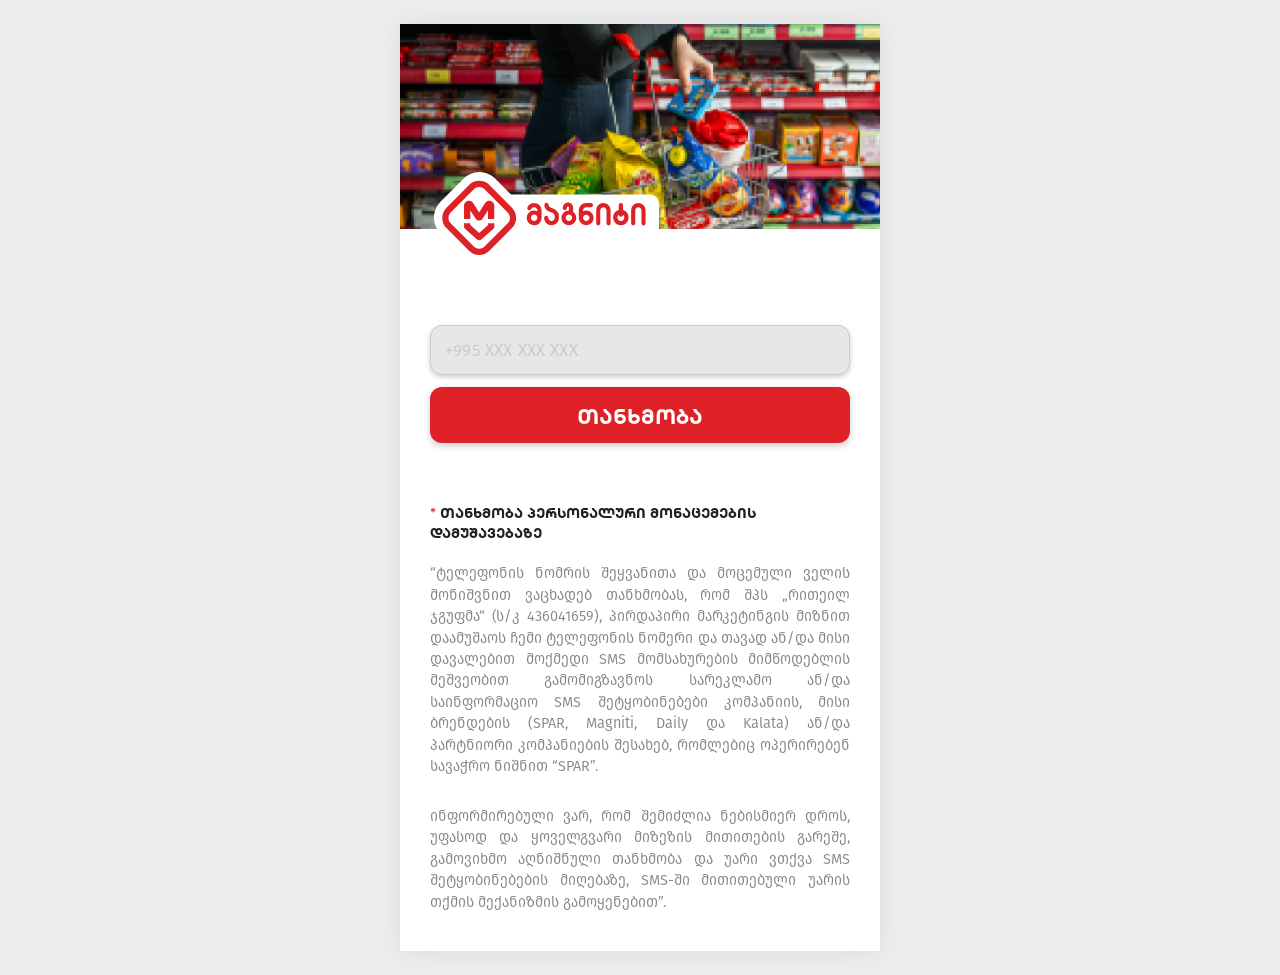
<file: index.html>
<!doctype html>
<html lang="ka">
  <head>
    <meta charset="UTF-8" />
    <meta name="viewport" content="width=device-width, initial-scale=1.0" />
    <meta name="theme-color" content="#e21e2a" />
    <title>მაგნიტი | SMS თანხმობა</title>
    <link rel="stylesheet" href="styles.css" />
  </head>
  <body>
    <main class="page-shell">
      <section class="hero" aria-label="მაგნიტი">
        <div class="hero-crop" aria-hidden="true">
          <img class="hero-image" src="Magniti/SVG/Asset 1.png" alt="" />
        </div>
        <a class="brand" href="/" aria-label="მაგნიტი, მთავარი გვერდი">
          <img src="Magniti/SVG/logo.svg" alt="მაგნიტი" />
        </a>
      </section>

      <section class="signup-panel" aria-labelledby="signup-title">
        <div class="form-wrap">
          <form id="signup-form" novalidate>
            <label class="website-field" aria-hidden="true">
              Website
              <input id="website" name="website" type="text" tabindex="-1" autocomplete="off" />
            </label>
            <div class="phone-field">
              <input id="phone" name="phone" type="tel" inputmode="numeric" autocomplete="tel" placeholder="+995 XXX XXX XXX" maxlength="16" aria-describedby="phone-error" required />
            </div>
            <p class="field-error" id="phone-error" role="alert"></p>
            <button class="submit-button" type="submit">თანხმობა</button>
            <div class="consent-copy">
              <h2 id="signup-title"><span aria-hidden="true">*</span> თანხმობა პერსონალური მონაცემების დამუშავებაზე</h2>
              <p>“ტელეფონის ნომრის შეყვანითა და მოცემული ველის მონიშვნით ვაცხადებ თანხმობას, რომ შპს „რითეილ ჯგუფმა“ (ს/კ 436041659), პირდაპირი მარკეტინგის მიზნით დაამუშაოს ჩემი ტელეფონის ნომერი და თავად ან/და მისი დავალებით მოქმედი SMS მომსახურების მიმწოდებლის მეშვეობით გამომიგზავნოს სარეკლამო ან/და საინფორმაციო SMS შეტყობინებები კომპანიის, მისი ბრენდების (SPAR, Magniti, Daily და Kalata) ან/და პარტნიორი კომპანიების შესახებ, რომლებიც ოპერირებენ სავაჭრო ნიშნით “SPAR”.</p>
              <p>ინფორმირებული ვარ, რომ შემიძლია ნებისმიერ დროს, უფასოდ და ყოველგვარი მიზეზის მითითების გარეშე, გამოვიხმო აღნიშნული თანხმობა და უარი ვთქვა SMS შეტყობინებების მიღებაზე, SMS-ში მითითებული უარის თქმის მექანიზმის გამოყენებით”.</p>
            </div>
          </form>
          <div class="success-state" id="success-state" hidden>
            <div class="success-icon">✓</div>
            <h2>მადლობა!</h2>
            <p>შენი ნომერი წარმატებით დაემატა. კარგი ამბები მალე შენამდე მოვა.</p>
            <button type="button" class="reset-button" id="reset-form">სხვა ნომრის დამატება</button>
          </div>
        </div>
      </section>
      <footer id="terms">© 2026 მაგნიტი · შენი ყოველდღიური არჩევანი</footer>
    </main>
    <script src="script.js"></script>
  </body>
</html>
</file>
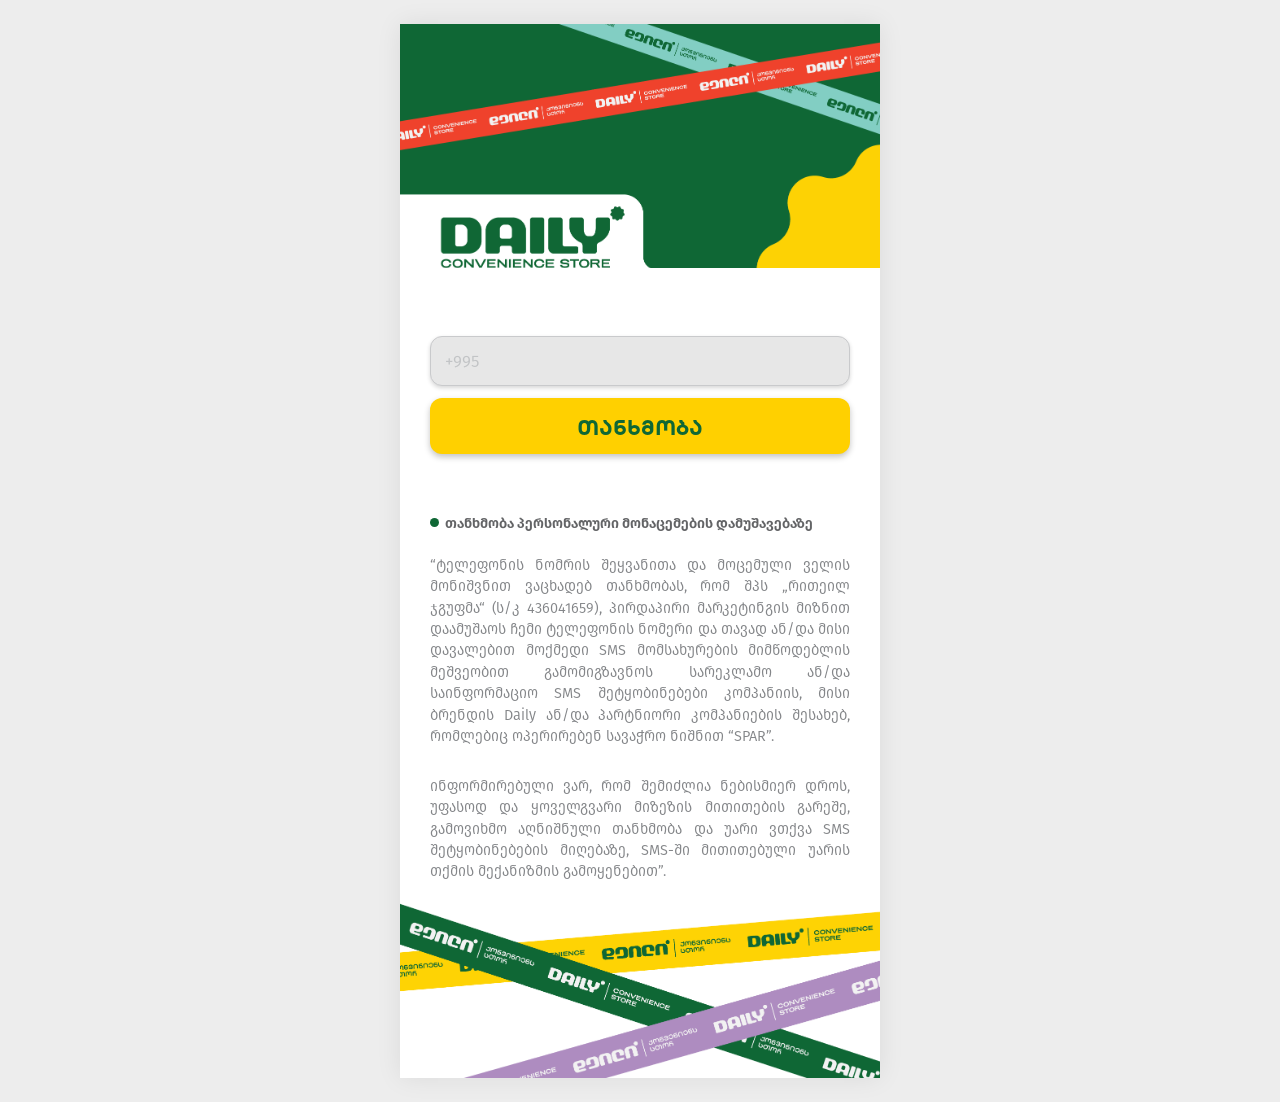
<file: daily/index.html>
<!doctype html>
<html lang="ka">
  <head>
    <meta charset="UTF-8" />
    <meta name="viewport" content="width=device-width, initial-scale=1.0" />
    <meta name="theme-color" content="#0f6735" />
    <meta name="description" content="Daily-ის SMS შეთავაზებების მიღებაზე თანხმობა." />
    <title>Daily | SMS თანხმობა</title>
    <link rel="stylesheet" href="/daily/styles.css" />
  </head>
  <body data-brand="daily">
    <main class="page-shell">
      <header class="hero" aria-label="Daily Convenience Store">
        <h1 class="sr-only">Daily Convenience Store</h1>
      </header>

      <section class="signup-panel" aria-labelledby="signup-title">
        <div class="form-wrap">
          <form id="signup-form" novalidate>
            <label class="website-field" aria-hidden="true">
              Website
              <input id="website" name="website" type="text" tabindex="-1" autocomplete="off" />
            </label>

            <label class="sr-only" for="phone">მობილური ტელეფონის ნომერი</label>
            <div class="phone-field">
              <input
                id="phone"
                name="phone"
                type="tel"
                inputmode="numeric"
                autocomplete="tel"
                placeholder="+995"
                maxlength="16"
                aria-describedby="phone-error"
                required
              />
            </div>
            <p class="field-error" id="phone-error" role="alert"></p>

            <button class="submit-button" type="submit">თანხმობა</button>

            <div class="consent-copy" aria-labelledby="signup-title">
              <h2 id="signup-title"><span class="consent-mark" aria-hidden="true"></span>თანხმობა პერსონალური მონაცემების დამუშავებაზე</h2>
              <p>“ტელეფონის ნომრის შეყვანითა და მოცემული ველის მონიშვნით ვაცხადებ თანხმობას, რომ შპს „რითეილ ჯგუფმა“ (ს/კ 436041659), პირდაპირი მარკეტინგის მიზნით დაამუშაოს ჩემი ტელეფონის ნომერი და თავად ან/და მისი დავალებით მოქმედი SMS მომსახურების მიმწოდებლის მეშვეობით გამომიგზავნოს სარეკლამო ან/და საინფორმაციო SMS შეტყობინებები კომპანიის, მისი ბრენდის Daily ან/და პარტნიორი კომპანიების შესახებ, რომლებიც ოპერირებენ სავაჭრო ნიშნით “SPAR”.</p>
              <p>ინფორმირებული ვარ, რომ შემიძლია ნებისმიერ დროს, უფასოდ და ყოველგვარი მიზეზის მითითების გარეშე, გამოვიხმო აღნიშნული თანხმობა და უარი ვთქვა SMS შეტყობინებების მიღებაზე, SMS-ში მითითებული უარის თქმის მექანიზმის გამოყენებით”.</p>
            </div>
          </form>

          <div class="success-state" id="success-state" hidden>
            <div class="success-icon" aria-hidden="true">✓</div>
            <h2>მადლობა!</h2>
            <p>შენი ნომერი წარმატებით დაემატა. კარგი ამბები მალე შენამდე მოვა.</p>
            <button type="button" class="reset-button" id="reset-form">სხვა ნომრის დამატება</button>
          </div>
        </div>
      </section>

      <div class="footer-art" aria-hidden="true"></div>
    </main>

    <script src="/script.js"></script>
  </body>
</html>
</file>
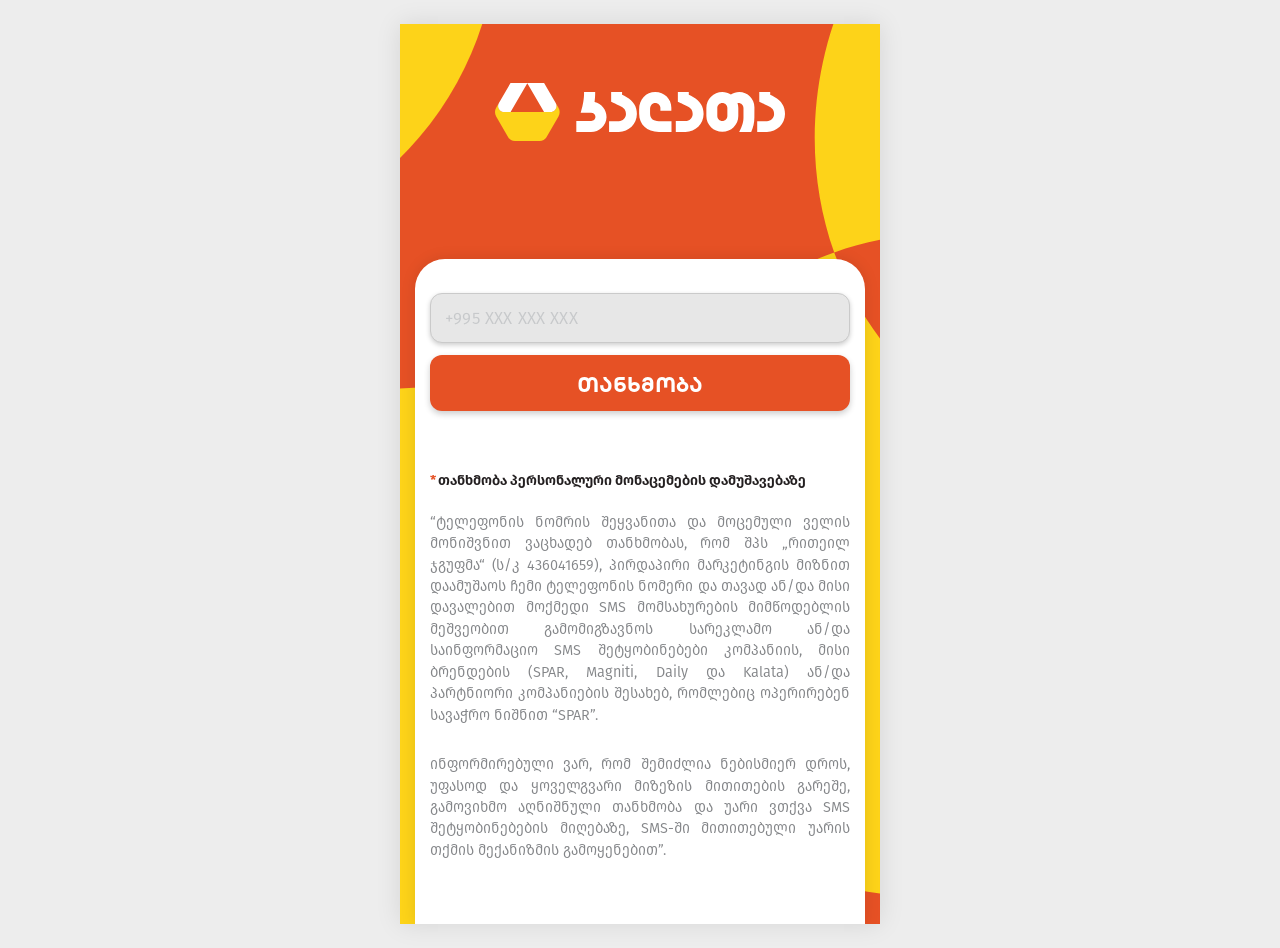
<file: kalata/index.html>
<!doctype html>
<html lang="ka">
  <head>
    <meta charset="UTF-8" />
    <meta name="viewport" content="width=device-width, initial-scale=1.0" />
    <meta name="theme-color" content="#e65125" />
    <title>კალათა | SMS თანხმობა</title>
    <link rel="stylesheet" href="/kalata/styles.css" />
  </head>
  <body data-brand="kalata">
    <main class="page-shell">
      <h1 class="sr-only">კალათა — SMS შეტყობინებების თანხმობა</h1>

      <header class="brand-header">
        <a class="brand" href="/kalata" aria-label="კალათა, მთავარი გვერდი">
          <img src="/Kalata%20assets/Logo.svg" alt="კალათა" />
        </a>
      </header>

      <section class="signup-panel" aria-labelledby="signup-title">
        <div class="form-wrap">
          <form id="signup-form" novalidate>
            <label class="website-field" aria-hidden="true">
              Website
              <input id="website" name="website" type="text" tabindex="-1" autocomplete="off" />
            </label>

            <label class="sr-only" for="phone">მობილურის ნომერი</label>
            <div class="phone-field">
              <input
                id="phone"
                name="phone"
                type="tel"
                inputmode="numeric"
                autocomplete="tel"
                placeholder="+995 XXX XXX XXX"
                maxlength="16"
                aria-describedby="phone-error"
                required
              />
            </div>
            <p class="field-error" id="phone-error" role="alert"></p>

            <button class="submit-button" type="submit">თანხმობა</button>

            <div class="consent-copy">
              <h2 id="signup-title"><span aria-hidden="true">*</span>თანხმობა პერსონალური მონაცემების დამუშავებაზე</h2>
              <p>“ტელეფონის ნომრის შეყვანითა და მოცემული ველის მონიშვნით ვაცხადებ თანხმობას, რომ შპს „რითეილ ჯგუფმა“ (ს/კ 436041659), პირდაპირი მარკეტინგის მიზნით დაამუშაოს ჩემი ტელეფონის ნომერი და თავად ან/და მისი დავალებით მოქმედი SMS მომსახურების მიმწოდებლის მეშვეობით გამომიგზავნოს სარეკლამო ან/და საინფორმაციო SMS შეტყობინებები კომპანიის, მისი ბრენდების (SPAR, Magniti, Daily და Kalata) ან/და პარტნიორი კომპანიების შესახებ, რომლებიც ოპერირებენ სავაჭრო ნიშნით “SPAR”.</p>
              <p>ინფორმირებული ვარ, რომ შემიძლია ნებისმიერ დროს, უფასოდ და ყოველგვარი მიზეზის მითითების გარეშე, გამოვიხმო აღნიშნული თანხმობა და უარი ვთქვა SMS შეტყობინებების მიღებაზე, SMS-ში მითითებული უარის თქმის მექანიზმის გამოყენებით”.</p>
            </div>
          </form>

          <div class="success-state" id="success-state" hidden>
            <div class="success-icon" aria-hidden="true">✓</div>
            <h2>მადლობა!</h2>
            <p>შენი ნომერი წარმატებით დაემატა. კარგი ამბები მალე შენამდე მოვა.</p>
            <button type="button" class="reset-button" id="reset-form">სხვა ნომრის დამატება</button>
          </div>
        </div>
      </section>
    </main>

    <script src="/script.js"></script>
  </body>
</html>
</file>
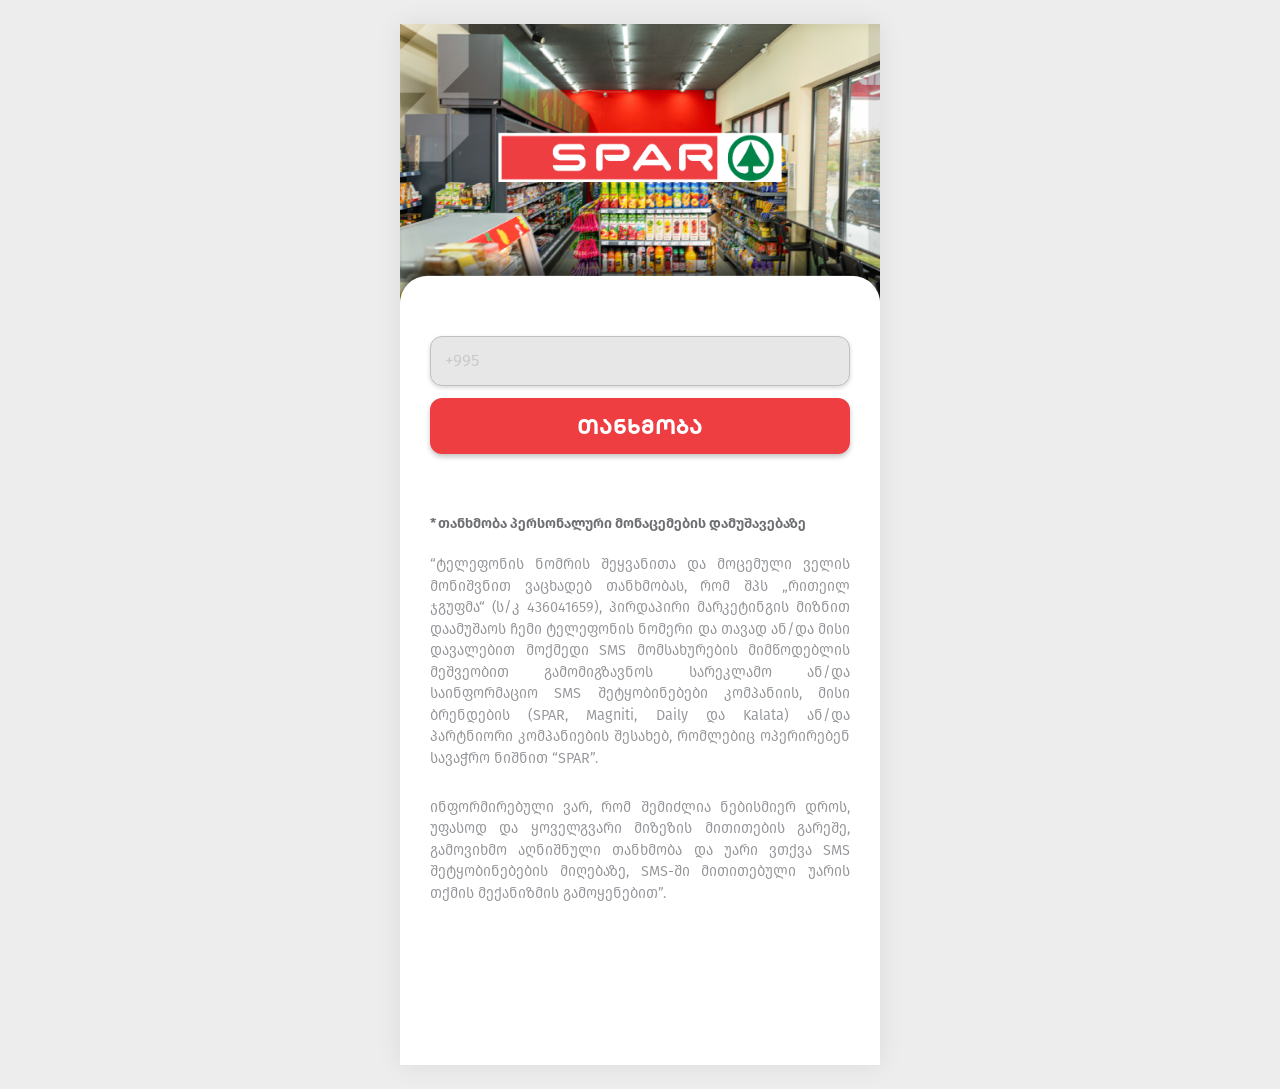
<file: spar/index.html>
<!doctype html>
<html lang="ka">
  <head>
    <meta charset="UTF-8" />
    <meta name="viewport" content="width=device-width, initial-scale=1.0" />
    <meta name="theme-color" content="#ef3e42" />
    <title>SPAR | SMS თანხმობა</title>
    <link rel="stylesheet" href="/spar/styles.css" />
  </head>
  <body data-brand="spar">
    <main class="page-shell">
      <header class="hero" aria-label="SPAR">
        <img
          class="hero-reference"
          src="/Spar%20-%20assets/spar%20web.png"
          alt=""
          aria-hidden="true"
        />
        <h1 class="visually-hidden">SPAR</h1>
      </header>

      <section class="signup-panel" aria-labelledby="signup-title">
        <div class="form-wrap">
          <form id="signup-form" novalidate>
            <label class="website-field" aria-hidden="true">
              Website
              <input
                id="website"
                name="website"
                type="text"
                tabindex="-1"
                autocomplete="off"
              />
            </label>

            <label class="visually-hidden" for="phone">მობილური ტელეფონის ნომერი</label>
            <div class="phone-field">
              <input
                id="phone"
                name="phone"
                type="tel"
                inputmode="numeric"
                autocomplete="tel"
                placeholder="+995"
                maxlength="16"
                aria-describedby="phone-error"
                required
              />
            </div>
            <p class="field-error" id="phone-error" role="alert"></p>

            <button class="submit-button" type="submit">თანხმობა</button>

            <div class="consent-copy">
              <h2 id="signup-title"><span aria-hidden="true">*</span>თანხმობა პერსონალური მონაცემების დამუშავებაზე</h2>
              <p>“ტელეფონის ნომრის შეყვანითა და მოცემული ველის მონიშვნით ვაცხადებ თანხმობას, რომ შპს „რითეილ ჯგუფმა“ (ს/კ 436041659), პირდაპირი მარკეტინგის მიზნით დაამუშაოს ჩემი ტელეფონის ნომერი და თავად ან/და მისი დავალებით მოქმედი SMS მომსახურების მიმწოდებლის მეშვეობით გამომიგზავნოს სარეკლამო ან/და საინფორმაციო SMS შეტყობინებები კომპანიის, მისი ბრენდების (SPAR, Magniti, Daily და Kalata) ან/და პარტნიორი კომპანიების შესახებ, რომლებიც ოპერირებენ სავაჭრო ნიშნით “SPAR”.</p>
              <p>ინფორმირებული ვარ, რომ შემიძლია ნებისმიერ დროს, უფასოდ და ყოველგვარი მიზეზის მითითების გარეშე, გამოვიხმო აღნიშნული თანხმობა და უარი ვთქვა SMS შეტყობინებების მიღებაზე, SMS-ში მითითებული უარის თქმის მექანიზმის გამოყენებით”.</p>
            </div>
          </form>

          <div class="success-state" id="success-state" hidden>
            <div class="success-icon" aria-hidden="true">✓</div>
            <h2>მადლობა!</h2>
            <p>შენი ნომერი წარმატებით დაემატა. SPAR-ის კარგი ამბები მალე შენამდე მოვა.</p>
            <button type="button" class="reset-button" id="reset-form">სხვა ნომრის დამატება</button>
          </div>
        </div>
      </section>
    </main>

    <script src="/script.js"></script>
  </body>
</html>
</file>
<file: styles.css>
@font-face {
  font-family: "FiraGO Book";
  src: url("Magniti/SVG/New folder/FiraGO-Book.otf") format("opentype");
  font-style: normal;
  font-weight: 400;
  font-display: swap;
}

@font-face {
  font-family: "Archi";
  src: url("archi_mt_test3-Bold.otf") format("opentype");
  font-style: normal;
  font-weight: 700;
  font-display: swap;
}

:root {
  --red: #de2127;
  --ink: #231f20;
  --muted: #848689;
}

* {
  box-sizing: border-box;
}

html {
  min-width: 280px;
  background: #fff;
}

body {
  min-width: 280px;
  min-height: 100vh;
  margin: 0;
  color: var(--ink);
  background: #fff;
  font-family: "FiraGO Book", "FiraGO", sans-serif;
}

button,
input {
  font: inherit;
}

.page-shell {
  position: relative;
  width: min(100%, 480px);
  margin: 0 auto;
  overflow: hidden;
  background: #fff;
}

.hero {
  position: relative;
  z-index: 1;
  width: 100%;
  height: clamp(165px, 45.8vw, 205px);
}

.hero-crop {
  position: absolute;
  inset: 0;
  overflow: hidden;
}

.hero-image {
  position: absolute;
  top: -22%;
  left: -7.5%;
  display: block;
  width: 115%;
  max-width: none;
  height: auto;
}

.brand {
  position: absolute;
  z-index: 2;
  top: 72%;
  left: 7%;
  display: block;
  width: 47%;
}

.brand img {
  display: block;
  width: 100%;
  height: auto;
}

.signup-panel {
  position: relative;
  width: 100%;
  padding: clamp(76px, 20vw, 96px) clamp(20px, 6.2vw, 30px) clamp(28px, 7vw, 38px);
  background: #fff;
}

.form-wrap,
#signup-form {
  position: relative;
  width: 100%;
}

.website-field {
  position: absolute;
  width: 1px;
  height: 1px;
  overflow: hidden;
  clip-path: inset(50%);
  white-space: nowrap;
}

.phone-field {
  width: 100%;
  height: clamp(44px, 11.7vw, 50px);
  overflow: hidden;
  border: 1px solid #ccc;
  border-radius: 12px;
  background: #e7e7e7;
  box-shadow: 0 2px 5px rgba(0, 0, 0, 0.2);
}

.phone-field:focus-within {
  border-color: #a9a9a9;
  box-shadow: 0 2px 5px rgba(0, 0, 0, 0.2), 0 0 0 2px rgba(222, 33, 39, 0.13);
}

input[type="tel"] {
  width: 100%;
  height: 100%;
  padding: 0 14px;
  border: 0;
  outline: 0;
  color: #5f6062;
  background: transparent;
  font-family: "FiraGO Book", "FiraGO", sans-serif;
  font-size: clamp(14px, 3.8vw, 17px);
  line-height: 1;
  letter-spacing: 0.01em;
}

input::placeholder {
  color: #c7c9cb;
  opacity: 1;
}

.field-error {
  margin: 7px 2px 0;
  color: var(--red);
  font-size: clamp(10px, 2.8vw, 12px);
  line-height: 1.3;
}

.field-error:empty {
  display: none;
}

.submit-button {
  width: 100%;
  height: clamp(48px, 13vw, 56px);
  margin: 12px 0 0;
  padding: 1px 20px 0;
  border: 0;
  border-radius: 12px;
  outline: 0;
  color: #fff;
  background: var(--red);
  box-shadow: 0 3px 7px rgba(0, 0, 0, 0.2);
  font-family: "Archi", "FiraGO", sans-serif;
  font-size: clamp(17px, 4.7vw, 21px);
  font-weight: 700;
  line-height: 1;
  cursor: pointer;
}

.submit-button:focus-visible {
  box-shadow: 0 0 0 2px #fff, 0 0 0 4px var(--red);
}

.submit-button:active {
  transform: translateY(1px);
}

.submit-button:disabled {
  opacity: 0.72;
  cursor: wait;
  transform: none;
}

.consent-copy {
  width: 100%;
  margin-top: clamp(46px, 12.5vw, 60px);
}

.consent-copy h2 {
  margin: 0 0 clamp(16px, 4.5vw, 21px);
  font-family: "Archi", "FiraGO", sans-serif;
  font-size: clamp(12px, 3.25vw, 14px);
  font-weight: 700;
  line-height: 1.4;
}

.consent-copy h2 span {
  color: var(--red);
}

.consent-copy p {
  margin: 0 0 clamp(22px, 6vw, 28px);
  color: var(--muted);
  font-size: clamp(12.5px, 3.42vw, 14.5px);
  line-height: 1.48;
  text-align: justify;
  text-justify: inter-word;
}

.consent-copy p:last-child {
  margin-bottom: 0;
}

.success-state {
  width: 100%;
  padding: 10px 0 34px;
  color: var(--ink);
  text-align: center;
}

.success-state[hidden],
#signup-form[hidden] {
  display: none;
}

.success-icon {
  display: grid;
  width: 54px;
  height: 54px;
  margin: 0 auto 16px;
  place-items: center;
  border-radius: 50%;
  color: #fff;
  background: var(--red);
  font-family: sans-serif;
  font-size: 28px;
}

.success-state h2 {
  margin: 0 0 10px;
  font-family: "Archi", "FiraGO", sans-serif;
  font-size: 26px;
}

.success-state p {
  max-width: 330px;
  margin: 0 auto;
  color: var(--muted);
  font-size: 14px;
  line-height: 1.5;
}

.reset-button {
  margin-top: 22px;
  padding: 12px 18px;
  border: 0;
  border-radius: 10px;
  color: #fff;
  background: var(--red);
  font-family: "Archi", "FiraGO", sans-serif;
  cursor: pointer;
}

footer {
  display: none;
}

@media (max-width: 340px) {
  .signup-panel {
    padding-right: 16px;
    padding-left: 16px;
  }

  .consent-copy h2 {
    font-size: 11.5px;
  }

  .consent-copy p {
    font-size: 12.2px;
  }
}

@media (min-width: 520px) {
  html,
  body {
    background: #ededed;
  }

  body {
    padding: 24px 0;
  }

  .page-shell {
    box-shadow: 0 0 24px rgba(0, 0, 0, 0.08);
  }
}

@media (prefers-reduced-motion: reduce) {
  * {
    scroll-behavior: auto !important;
  }
}
</file>
<file: daily/styles.css>
@font-face {
  font-family: "FiraGO Book";
  src: url("/Magniti/SVG/New folder/FiraGO-Book.otf") format("opentype");
  font-style: normal;
  font-weight: 400;
  font-display: swap;
}

@font-face {
  font-family: "FiraGO SemiBold";
  src: url("/Magniti/SVG/New%20folder/FiraGO-SemiBold.ttf") format("truetype");
  font-style: normal;
  font-weight: 600;
  font-display: swap;
}

@font-face {
  font-family: "Archi";
  src: url("/archi_mt_test3-Bold.otf") format("opentype");
  font-style: normal;
  font-weight: 700;
  font-display: swap;
}

:root {
  --daily-green: #0f6735;
  --daily-yellow: #ffd000;
  --muted: #848689;
  --page-gutter: clamp(20px, 6.2vw, 30px);
}

* {
  box-sizing: border-box;
}

html {
  min-width: 280px;
  background: #fff;
}

body {
  min-width: 280px;
  min-height: 100vh;
  margin: 0;
  color: #636466;
  background: #fff;
  font-family: "FiraGO Book", "FiraGO", sans-serif;
}

button,
input {
  font: inherit;
}

.page-shell {
  width: min(100%, 480px);
  min-height: 100vh;
  margin: 0 auto;
  overflow: hidden;
  background: #fff;
}

.hero {
  width: 100%;
  height: clamp(143px, 50.9vw, 244px);
  margin: 0;
  background-image: url("/Daily assets/daily web.png");
  background-repeat: no-repeat;
  background-position: top center;
  background-size: 100% auto;
}

.signup-panel {
  position: relative;
  width: 100%;
  padding: clamp(40px, 14.15vw, 68px) var(--page-gutter) 0;
  background: #fff;
}

.form-wrap,
#signup-form {
  position: relative;
  width: 100%;
}

.sr-only,
.website-field {
  position: absolute !important;
  width: 1px !important;
  height: 1px !important;
  padding: 0 !important;
  margin: -1px !important;
  overflow: hidden !important;
  clip: rect(0, 0, 0, 0) !important;
  clip-path: inset(50%) !important;
  border: 0 !important;
  white-space: nowrap !important;
}

.phone-field {
  width: 100%;
  height: clamp(44px, 11.7vw, 50px);
  overflow: hidden;
  border: 1px solid #c9cacc;
  border-radius: 12px;
  background: #e7e7e7;
  box-shadow: 0 2px 4px rgb(0 0 0 / 16%);
}

.phone-field:focus-within {
  border-color: var(--daily-green);
  box-shadow: 0 2px 4px rgb(0 0 0 / 16%), 0 0 0 2px rgb(15 103 53 / 18%);
}

input[type="tel"] {
  width: 100%;
  height: 100%;
  padding: 1px 14px 0;
  border: 0;
  outline: 0;
  color: #636466;
  background: transparent;
  font-family: "FiraGO Book", "FiraGO", sans-serif;
  font-size: clamp(14px, 3.8vw, 17px);
  line-height: 1;
}

input::placeholder {
  color: #c2c4c6;
  opacity: 1;
}

.field-error {
  margin: 7px 2px 0;
  color: #d52b1e;
  font-size: clamp(10px, 2.8vw, 12px);
  line-height: 1.3;
}

.field-error:empty {
  display: none;
}

.submit-button {
  width: 100%;
  height: clamp(48px, 13vw, 56px);
  margin: 12px 0 0;
  padding: 1px 20px 0;
  border: 0;
  border-radius: 12px;
  outline: 0;
  color: var(--daily-green);
  background: var(--daily-yellow);
  box-shadow: 0 3px 6px rgb(0 0 0 / 24%);
  font-family: "Archi", "FiraGO", sans-serif;
  font-size: clamp(17px, 4.7vw, 21px);
  font-weight: 700;
  line-height: 1;
  cursor: pointer;
}

.submit-button:focus-visible,
.reset-button:focus-visible {
  box-shadow: 0 0 0 2px #fff, 0 0 0 4px var(--daily-green);
}

.submit-button:active,
.reset-button:active {
  transform: translateY(1px);
}

.submit-button:disabled {
  opacity: 0.72;
  cursor: wait;
  transform: none;
}

.consent-copy {
  width: 100%;
  margin-top: clamp(46px, 12.5vw, 60px);
}

.consent-copy h2 {
  display: flex;
  gap: 6px;
  align-items: flex-start;
  margin: 0 0 clamp(16px, 4.5vw, 21px);
  color: #636466;
  font-family: "FiraGO SemiBold", "FiraGO", sans-serif;
  font-size: clamp(12px, 3.25vw, 14px);
  font-weight: 600;
  line-height: 1.4;
  text-wrap: balance;
}

.consent-mark {
  flex: 0 0 auto;
  width: 9px;
  height: 9px;
  margin-top: 0.28em;
  border-radius: 50%;
  background: var(--daily-green);
}

.consent-copy p {
  margin: 0 0 clamp(22px, 6vw, 28px);
  color: var(--muted);
  font-size: clamp(12.5px, 3.42vw, 14.5px);
  line-height: 1.48;
  text-align: justify;
  text-justify: inter-word;
}

.consent-copy p:last-child {
  margin-bottom: 0;
}

.success-state {
  width: 100%;
  min-height: clamp(392px, 108vw, 464px);
  padding: clamp(45px, 12vw, 52px) 0 20px;
  text-align: center;
}

.success-state[hidden],
#signup-form[hidden] {
  display: none;
}

.success-icon {
  display: grid;
  width: 54px;
  height: 54px;
  margin: 0 auto 16px;
  place-items: center;
  border-radius: 50%;
  color: var(--daily-green);
  background: var(--daily-yellow);
  font-family: sans-serif;
  font-size: 28px;
  font-weight: 700;
}

.success-state h2 {
  margin: 0 0 10px;
  color: var(--daily-green);
  font-family: "Archi", "FiraGO", sans-serif;
  font-size: 26px;
}

.success-state p {
  max-width: 310px;
  margin: 0 auto;
  color: var(--muted);
  font-size: 14px;
  line-height: 1.5;
}

.reset-button {
  margin-top: 22px;
  padding: 11px 18px;
  border: 0;
  border-radius: 9px;
  color: var(--daily-green);
  background: var(--daily-yellow);
  font-family: "Archi", "FiraGO", sans-serif;
  cursor: pointer;
}

.footer-art {
  width: 100%;
  height: clamp(152px, 42.25vw, 203px);
  margin-top: clamp(-8px, -1.8vw, -5px);
  background-image: url("/Daily assets/daily web.png");
  background-repeat: no-repeat;
  background-position: bottom center;
  background-size: 100% auto;
}

@media (max-width: 340px) {
  .signup-panel {
    padding-right: 16px;
    padding-left: 16px;
  }

  .consent-copy h2 {
    font-size: 11.5px;
  }

  .consent-copy p {
    font-size: 12.2px;
  }
}

@media (min-width: 520px) {
  html,
  body {
    background: #ededed;
  }

  body {
    padding: 24px 0;
  }

  .page-shell {
    min-height: 0;
    box-shadow: 0 0 24px rgb(0 0 0 / 8%);
  }
}

@media (prefers-reduced-motion: reduce) {
  * {
    scroll-behavior: auto !important;
  }
}
</file>
<file: kalata/styles.css>
@font-face {
  font-family: "FiraGO Book";
  src: url("/Magniti/SVG/New%20folder/FiraGO-Book.otf") format("opentype");
  font-style: normal;
  font-weight: 400;
  font-display: swap;
}

@font-face {
  font-family: "FiraGO SemiBold";
  src: url("/Magniti/SVG/New%20folder/FiraGO-SemiBold.ttf") format("truetype");
  font-style: normal;
  font-weight: 600;
  font-display: swap;
}

@font-face {
  font-family: "Archi";
  src: url("/archi_mt_test3-Bold.otf") format("opentype");
  font-style: normal;
  font-weight: 700;
  font-display: swap;
}

:root {
  --orange: #e65125;
  --yellow: #fdd319;
  --ink: #231f20;
  --muted: #848689;
}

* {
  box-sizing: border-box;
}

html {
  min-width: 280px;
  background: #fff;
}

body {
  min-width: 280px;
  min-height: 100vh;
  margin: 0;
  color: var(--ink);
  background: #fff;
  font-family: "FiraGO Book", "FiraGO", sans-serif;
}

button,
input {
  font: inherit;
}

.sr-only,
.website-field {
  position: absolute;
  width: 1px;
  height: 1px;
  padding: 0;
  overflow: hidden;
  clip: rect(0, 0, 0, 0);
  clip-path: inset(50%);
  border: 0;
  white-space: nowrap;
}

.page-shell {
  position: relative;
  width: min(100%, 480px);
  min-height: max(100svh, 720px);
  margin: 0 auto;
  overflow: hidden;
  background-color: var(--orange);
  background-image: url("/Kalata%20assets/Background.svg");
  background-position: center top;
  background-size: cover;
}

.brand-header {
  position: absolute;
  z-index: 2;
  top: clamp(39px, 12.2vw, 59px);
  left: 50%;
  width: min(63%, 290px);
  transform: translateX(-50%);
}

.brand {
  display: block;
}

.brand img {
  display: block;
  width: 100%;
  height: auto;
}

.signup-panel {
  position: relative;
  z-index: 1;
  width: 93.75%;
  min-height: calc(max(100svh, 720px) - clamp(174px, 48.85vw, 235px));
  margin: clamp(174px, 48.85vw, 235px) auto 0;
  padding: clamp(26px, 7vw, 34px) clamp(9px, 3.125vw, 15px) clamp(38px, 11vw, 53px);
  border-radius: clamp(21px, 6.35vw, 30px) clamp(21px, 6.35vw, 30px) 0 0;
  background: #fff;
  box-shadow: 0 0 15px rgba(0, 0, 0, 0.1);
}

.form-wrap,
#signup-form {
  position: relative;
  width: 100%;
}

.phone-field {
  width: 100%;
  height: clamp(44px, 11.7vw, 50px);
  overflow: hidden;
  border: 1px solid #cacaca;
  border-radius: 12px;
  background: #e7e7e7;
  box-shadow: 0 2px 5px rgba(0, 0, 0, 0.2);
}

.phone-field:focus-within {
  border-color: #a9a9a9;
  box-shadow: 0 2px 5px rgba(0, 0, 0, 0.2), 0 0 0 2px rgba(230, 81, 37, 0.18);
}

input[type="tel"] {
  width: 100%;
  height: 100%;
  padding: 0 14px;
  border: 0;
  outline: 0;
  color: #5f6062;
  background: transparent;
  font-family: "FiraGO Book", "FiraGO", sans-serif;
  font-size: clamp(14px, 3.8vw, 17px);
  line-height: 1;
  letter-spacing: 0.01em;
}

input::placeholder {
  color: #c7c9cb;
  opacity: 1;
}

.field-error {
  margin: 7px 2px 0;
  color: var(--orange);
  font-size: clamp(10px, 2.8vw, 12px);
  line-height: 1.3;
}

.field-error:empty {
  display: none;
}

.submit-button {
  width: 100%;
  height: clamp(48px, 13vw, 56px);
  margin: 12px 0 0;
  padding: 1px 20px 0;
  border: 0;
  border-radius: 12px;
  outline: 0;
  color: #fff;
  background: var(--orange);
  box-shadow: 0 3px 6px rgba(0, 0, 0, 0.2);
  font-family: "Archi", "FiraGO", sans-serif;
  font-size: clamp(17px, 4.7vw, 21px);
  font-weight: 700;
  line-height: 1;
  cursor: pointer;
}

.submit-button:focus-visible,
.reset-button:focus-visible {
  box-shadow: 0 0 0 2px #fff, 0 0 0 4px var(--orange);
}

.submit-button:active,
.reset-button:active {
  transform: translateY(1px);
}

.submit-button:disabled {
  opacity: 0.72;
  cursor: wait;
  transform: none;
}

.consent-copy {
  width: 100%;
  margin-top: clamp(46px, 12.5vw, 60px);
}

.consent-copy h2 {
  margin: 0 0 clamp(16px, 4.5vw, 21px);
  font-family: "FiraGO SemiBold", "FiraGO", sans-serif;
  font-size: clamp(12px, 3.25vw, 14px);
  font-weight: 600;
  line-height: 1.4;
  text-wrap: balance;
}

.consent-copy h2 span {
  margin-right: 2px;
  color: var(--orange);
}

.consent-copy p {
  margin: 0 0 clamp(22px, 6vw, 28px);
  color: var(--muted);
  font-size: clamp(12.5px, 3.42vw, 14.5px);
  font-weight: 400;
  line-height: 1.48;
  text-align: justify;
  text-justify: inter-word;
}

.consent-copy p:last-child {
  margin-bottom: 0;
}

.success-state {
  width: 100%;
  padding: clamp(18px, 5vw, 22px) 0 32px;
  text-align: center;
}

.success-state[hidden],
#signup-form[hidden] {
  display: none;
}

.success-icon {
  display: grid;
  width: 48px;
  height: 48px;
  margin: 0 auto 14px;
  place-items: center;
  border-radius: 50%;
  color: #fff;
  background: var(--orange);
  font-family: sans-serif;
  font-size: 25px;
}

.success-state h2 {
  margin: 0 0 9px;
  font-family: "Archi", "FiraGO", sans-serif;
  font-size: 24px;
}

.success-state p {
  margin: 0 auto;
  color: var(--muted);
  font-size: 13px;
  line-height: 1.5;
}

.reset-button {
  margin-top: 20px;
  padding: 11px 16px;
  border: 0;
  border-radius: 9px;
  color: #fff;
  background: var(--orange);
  font-family: "Archi", "FiraGO", sans-serif;
  cursor: pointer;
}

@media (max-width: 340px) {
  .signup-panel {
    width: 96%;
    padding-right: clamp(9px, 3vw, 10px);
    padding-left: clamp(9px, 3vw, 10px);
  }

  .consent-copy h2 {
    font-size: 11.5px;
  }

  .consent-copy p {
    font-size: 12.2px;
  }
}

@media (min-width: 520px) {
  html,
  body {
    background: #ededed;
  }

  body {
    padding: 24px 0;
  }

  .page-shell {
    box-shadow: 0 0 24px rgba(0, 0, 0, 0.1);
  }
}

@media (prefers-reduced-motion: reduce) {
  * {
    scroll-behavior: auto !important;
  }
}
</file>
<file: spar/styles.css>
@font-face {
  font-family: "FiraGO Book";
  src: url("/Magniti/SVG/New%20folder/FiraGO-Book.otf") format("opentype");
  font-style: normal;
  font-weight: 400;
  font-display: swap;
}

@font-face {
  font-family: "FiraGO SemiBold";
  src: url("/Magniti/SVG/New%20folder/FiraGO-SemiBold.ttf") format("truetype");
  font-style: normal;
  font-weight: 600;
  font-display: swap;
}

@font-face {
  font-family: "Archi";
  src: url("/archi_mt_test3-Bold.otf") format("opentype");
  font-style: normal;
  font-weight: 700;
  font-display: swap;
}

:root {
  --page-width: min(100vw, 480px);
  --page-gutter: clamp(20px, 6.2vw, 30px);
  --spar-red: #ef3e42;
  --copy: #808285;
}

* {
  box-sizing: border-box;
}

html {
  min-width: 280px;
  background: #fff;
}

body {
  min-width: 280px;
  min-height: 100vh;
  margin: 0;
  color: var(--copy);
  background: #fff;
  font-family: "FiraGO Book", "FiraGO", sans-serif;
}

button,
input {
  font: inherit;
}

.page-shell {
  position: relative;
  width: min(100%, 480px);
  min-height: calc(var(--page-width) * 2.16794);
  margin: 0 auto;
  overflow: hidden;
  background: #fff;
}

.hero {
  position: absolute;
  z-index: 0;
  top: 0;
  left: 0;
  width: 100%;
  height: calc(var(--page-width) * 0.58185);
  margin: 0;
  overflow: hidden;
}

.hero-reference {
  display: block;
  width: 100%;
  max-width: none;
  height: auto;
}

.signup-panel {
  position: relative;
  z-index: 1;
  width: 100%;
  min-height: calc(var(--page-width) * 1.64292);
  margin-top: calc(var(--page-width) * 0.52502);
  padding: calc(var(--page-width) * 0.12468) var(--page-gutter)
    calc(var(--page-width) * 0.12);
  border-radius: calc(var(--page-width) * 0.05683) calc(var(--page-width) * 0.05683) 0 0;
  background: #fff;
}

.form-wrap,
#signup-form {
  position: relative;
  width: 100%;
}

.visually-hidden,
.website-field {
  position: absolute !important;
  width: 1px !important;
  height: 1px !important;
  padding: 0 !important;
  margin: -1px !important;
  overflow: hidden !important;
  clip: rect(0, 0, 0, 0) !important;
  clip-path: inset(50%) !important;
  border: 0 !important;
  white-space: nowrap !important;
}

.phone-field {
  width: 100%;
  height: clamp(44px, 11.7vw, 50px);
  overflow: hidden;
  border: 1px solid #bec0c2;
  border-radius: 12px;
  background: #e7e7e7;
  box-shadow: 0 calc(var(--page-width) * 0.0034) calc(var(--page-width) * 0.0085)
    rgb(0 0 0 / 17%);
}

.phone-field:focus-within {
  box-shadow:
    0 calc(var(--page-width) * 0.0034) calc(var(--page-width) * 0.0085) rgb(0 0 0 / 17%),
    0 0 0 2px rgb(239 62 66 / 24%);
}

input[type="tel"] {
  width: 100%;
  height: 100%;
  padding: 0 14px;
  border: 0;
  outline: 0;
  color: #6d6e71;
  background: transparent;
  font-family: "FiraGO Book", "FiraGO", sans-serif;
  font-size: clamp(14px, 3.8vw, 17px);
  line-height: 1;
}

input::placeholder {
  color: #c7c9cb;
  opacity: 1;
}

.field-error {
  position: absolute;
  z-index: 2;
  top: calc(100% + 3px);
  left: 2px;
  width: calc(100% - 4px);
  margin: 0;
  color: #c8242c;
  font-size: clamp(10px, 2.8vw, 12px);
  line-height: 1.3;
}

.field-error:empty {
  display: none;
}

.submit-button {
  display: block;
  width: 100%;
  height: clamp(48px, 13vw, 56px);
  margin: 12px 0 0;
  padding: 0 20px;
  border: 0;
  border-radius: 12px;
  outline: 0;
  color: #fff;
  background: var(--spar-red);
  box-shadow: 0 calc(var(--page-width) * 0.006) calc(var(--page-width) * 0.012)
    rgb(0 0 0 / 23%);
  font-family: "Archi", "FiraGO", sans-serif;
  font-size: clamp(17px, 4.7vw, 21px);
  font-weight: 700;
  line-height: 1;
  cursor: pointer;
}

.submit-button:focus-visible,
.reset-button:focus-visible {
  box-shadow: 0 0 0 2px #fff, 0 0 0 4px var(--spar-red);
}

.submit-button:active,
.reset-button:active {
  transform: translateY(1px);
}

.submit-button:disabled {
  opacity: 0.72;
  cursor: wait;
  transform: none;
}

.consent-copy {
  width: 100%;
  margin-top: clamp(46px, 12.5vw, 60px);
}

.consent-copy h2 {
  margin: 0 0 clamp(16px, 4.5vw, 21px);
  color: #6d6e71;
  font-family: "FiraGO SemiBold", "FiraGO", sans-serif;
  font-size: clamp(12px, 3.25vw, 14px);
  font-weight: 600;
  line-height: 1.4;
  text-wrap: balance;
}

.consent-copy h2 span {
  margin-right: 2px;
}

.consent-copy p {
  margin: 0 0 clamp(22px, 6vw, 28px);
  color: #929497;
  font-size: clamp(12.5px, 3.42vw, 14.5px);
  line-height: 1.48;
  text-align: justify;
  text-justify: inter-word;
}

.consent-copy p:last-child {
  margin-bottom: 0;
}

.success-state {
  width: 100%;
  padding: calc(var(--page-width) * 0.04) 0;
  color: #6d6e71;
  text-align: center;
}

.success-state[hidden],
#signup-form[hidden] {
  display: none;
}

.success-icon {
  display: grid;
  width: 54px;
  height: 54px;
  margin: 0 auto 16px;
  place-items: center;
  border-radius: 50%;
  color: #fff;
  background: var(--spar-red);
  font-family: sans-serif;
  font-size: 28px;
}

.success-state h2 {
  margin: 0 0 10px;
  color: #6d6e71;
  font-family: "Archi", "FiraGO", sans-serif;
  font-size: 26px;
}

.success-state p {
  max-width: 330px;
  margin: 0 auto;
  color: #929497;
  font-size: 14px;
  line-height: 1.5;
}

.reset-button {
  margin-top: 22px;
  padding: 12px 18px;
  border: 0;
  border-radius: 8px;
  color: #fff;
  background: var(--spar-red);
  font-family: "Archi", "FiraGO", sans-serif;
  cursor: pointer;
}

@media (max-width: 340px) {
  .signup-panel {
    padding-right: 16px;
    padding-left: 16px;
  }

  .consent-copy h2 {
    font-size: 11.5px;
  }

  .consent-copy p {
    font-size: 12.2px;
  }
}

@media (min-width: 520px) {
  html,
  body {
    background: #ededed;
  }

  body {
    padding: 24px 0;
  }

  .page-shell {
    box-shadow: 0 0 24px rgb(0 0 0 / 8%);
  }
}

@media (prefers-reduced-motion: reduce) {
  * {
    scroll-behavior: auto !important;
  }
}
</file>
